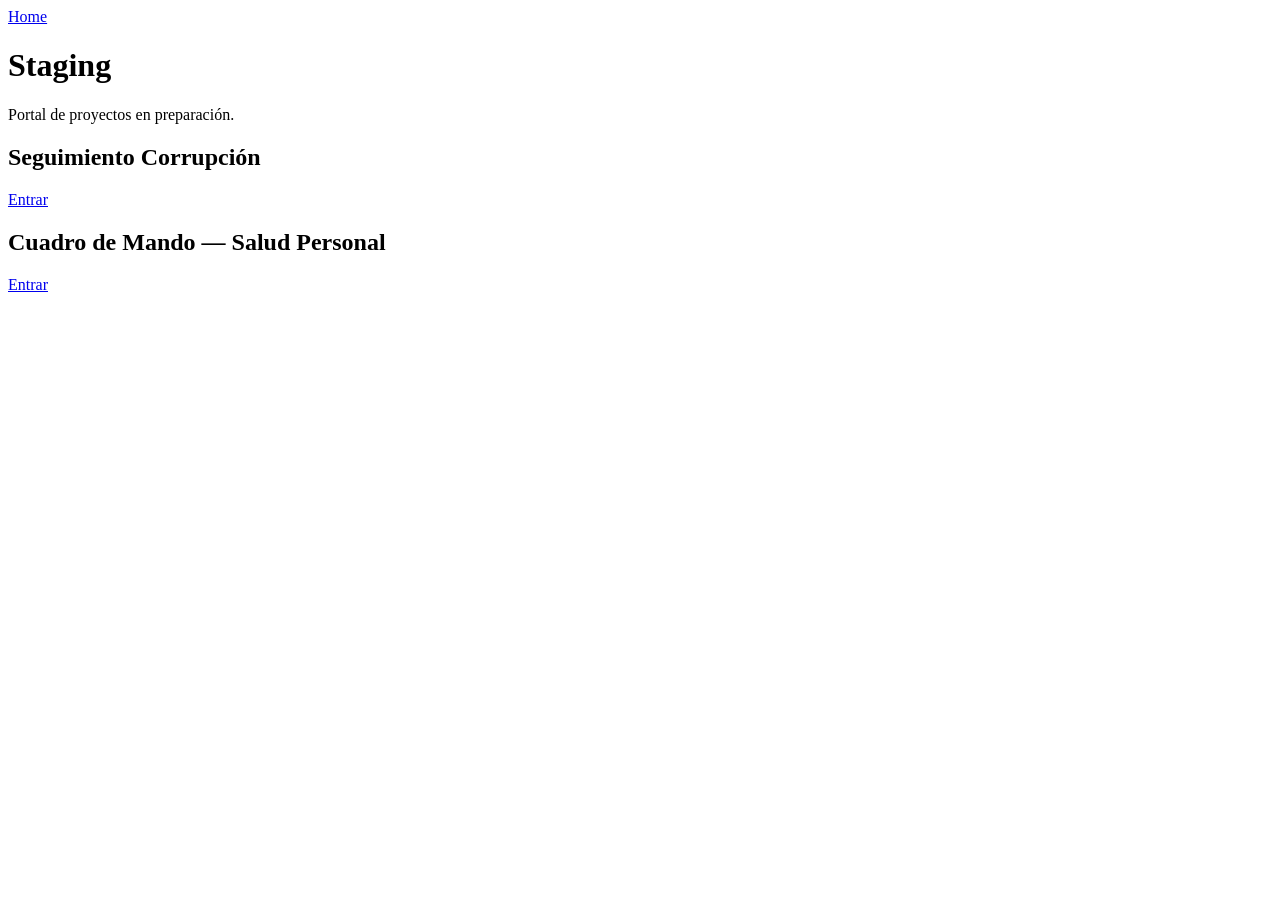
<file: public_html/index.html>
<!DOCTYPE html>
<html lang="es">
<head>
    <meta charset="UTF-8">
    <meta name="viewport" content="width=device-width, initial-scale=1.0">
    <title>Staging — Proyectos</title>
</head>
<body>
    <header>
        <a href="https://staging.jumalenin.com/">Home</a>
    </header>

    <main>
        <h1>Staging</h1>
        <p>Portal de proyectos en preparación.</p>

        <div>
            <article>
                <h2>Seguimiento Corrupción</h2>
                <p><a href="./corrupcion/">Entrar</a></p>
            </article>

            <article>
                <h2>Cuadro de Mando — Salud Personal</h2>
                <p><a href="./salud/">Entrar</a></p>
            </article>
        </div>
    </main>
</body>
</html>
</file>
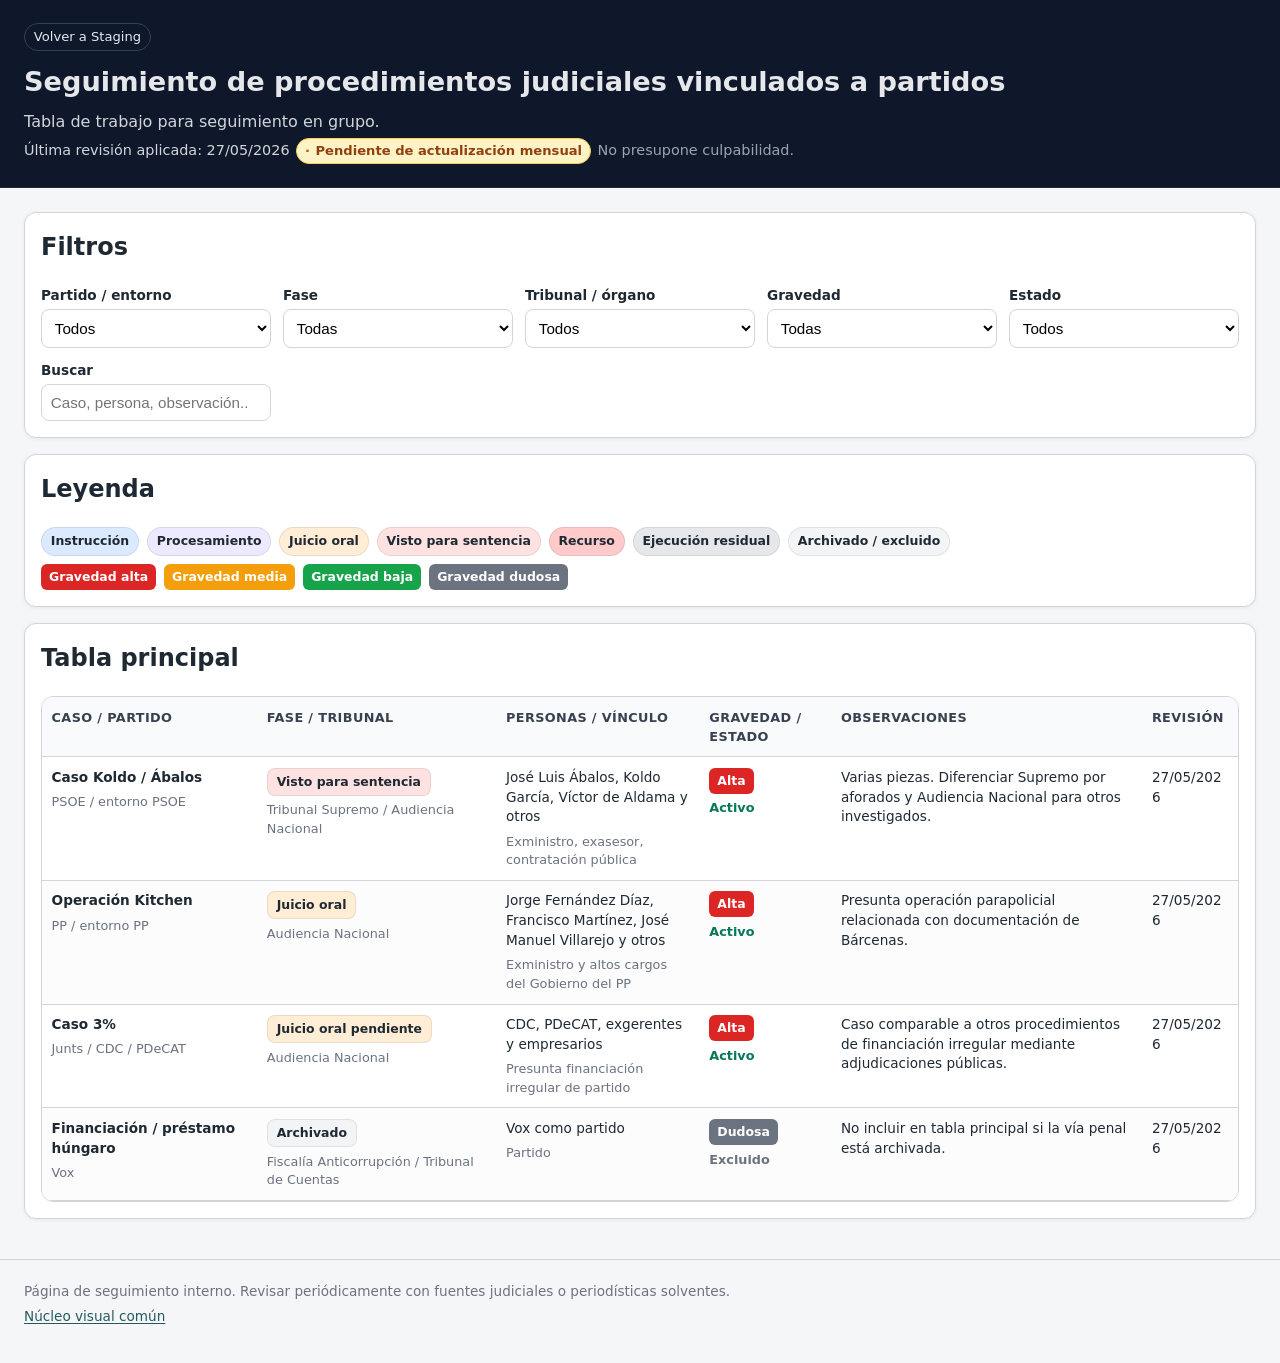
<file: projects/corrupcion/index.html>
<!DOCTYPE html>
<html lang="es">
<head>
  <meta charset="UTF-8" />
  <meta name="viewport" content="width=device-width, initial-scale=1.0" />
  <meta name="robots" content="noindex, nofollow" />

  <title>Seguimiento de procedimientos judiciales</title>

  <link rel="icon" href="https://common.jumalenin.com/assets/img/favicon.svg" type="image/svg+xml" />
  <link rel="stylesheet" href="assets/css/styles.css?v=20261102-1" />
</head>

<body>
  <header class="site-header">
    <div class="header-content">
      <p><a class="back-link" href="https://staging.jumalenin.com/">Volver a Staging</a></p>
      <h1>Seguimiento de procedimientos judiciales vinculados a partidos</h1>
      <p>Tabla de trabajo para seguimiento en grupo.</p>
      <p class="small review-summary" id="lastReviewSummary">
        <span id="lastReviewDateLabel">Última revisión aplicada: --/--/----</span>
        <span class="review-warning hidden" id="monthlyUpdateWarning">Pendiente de actualización mensual</span>
        <span class="review-note">No presupone culpabilidad.</span>
      </p>
    </div>
  </header>

  <main class="container">
    <section class="panel">
      <h2>Filtros</h2>

      <div class="filters">
        <div>
          <label for="filterPartido">Partido / entorno</label>
          <select id="filterPartido">
            <option value="">Todos</option>
          </select>
        </div>

        <div>
          <label for="filterFase">Fase</label>
          <select id="filterFase">
            <option value="">Todas</option>
          </select>
        </div>

        <div>
          <label for="filterTribunal">Tribunal / órgano</label>
          <select id="filterTribunal">
            <option value="">Todos</option>
          </select>
        </div>

        <div>
          <label for="filterGravedad">Gravedad</label>
          <select id="filterGravedad">
            <option value="">Todas</option>
          </select>
        </div>

        <div>
          <label for="filterEstado">Estado</label>
          <select id="filterEstado">
            <option value="">Todos</option>
          </select>
        </div>

        <div>
          <label for="searchText">Buscar</label>
          <input id="searchText" type="search" placeholder="Caso, persona, observación..." />
        </div>
      </div>
    </section>

    <section class="panel">
      <h2>Leyenda</h2>

      <div class="legend">
        <span class="tag fase-instruccion">Instrucción</span>
        <span class="tag fase-procesamiento">Procesamiento</span>
        <span class="tag fase-juicio">Juicio oral</span>
        <span class="tag fase-sentencia">Visto para sentencia</span>
        <span class="tag fase-recurso">Recurso</span>
        <span class="tag fase-ejecucion">Ejecución residual</span>
        <span class="tag fase-archivado">Archivado / excluido</span>
      </div>

      <div class="legend">
        <span class="grave grave-alta">Gravedad alta</span>
        <span class="grave grave-media">Gravedad media</span>
        <span class="grave grave-baja">Gravedad baja</span>
        <span class="grave grave-dudosa">Gravedad dudosa</span>
      </div>
    </section>

    <section class="panel">
      <h2>Tabla principal</h2>

      <div class="table-wrap">
        <table>
          <thead>
            <tr>
              <th scope="col">Caso / partido</th>
              <th scope="col">Fase / tribunal</th>
              <th scope="col">Personas / vínculo</th>
              <th scope="col">Gravedad / estado</th>
              <th scope="col">Observaciones</th>
              <th scope="col">Revisión</th>
            </tr>
          </thead>

          <tbody id="casesTableBody">
          </tbody>
        </table>
      </div>
    </section>
  </main>

  <footer class="site-footer">
    <p>Página de seguimiento interno. Revisar periódicamente con fuentes judiciales o periodísticas solventes.</p>
    <p><a href="https://common.jumalenin.com/">Núcleo visual común</a></p>
  </footer>

  <script src="assets/js/app-db.js?v=20261102-1"></script>
</body>
</html>
</file>
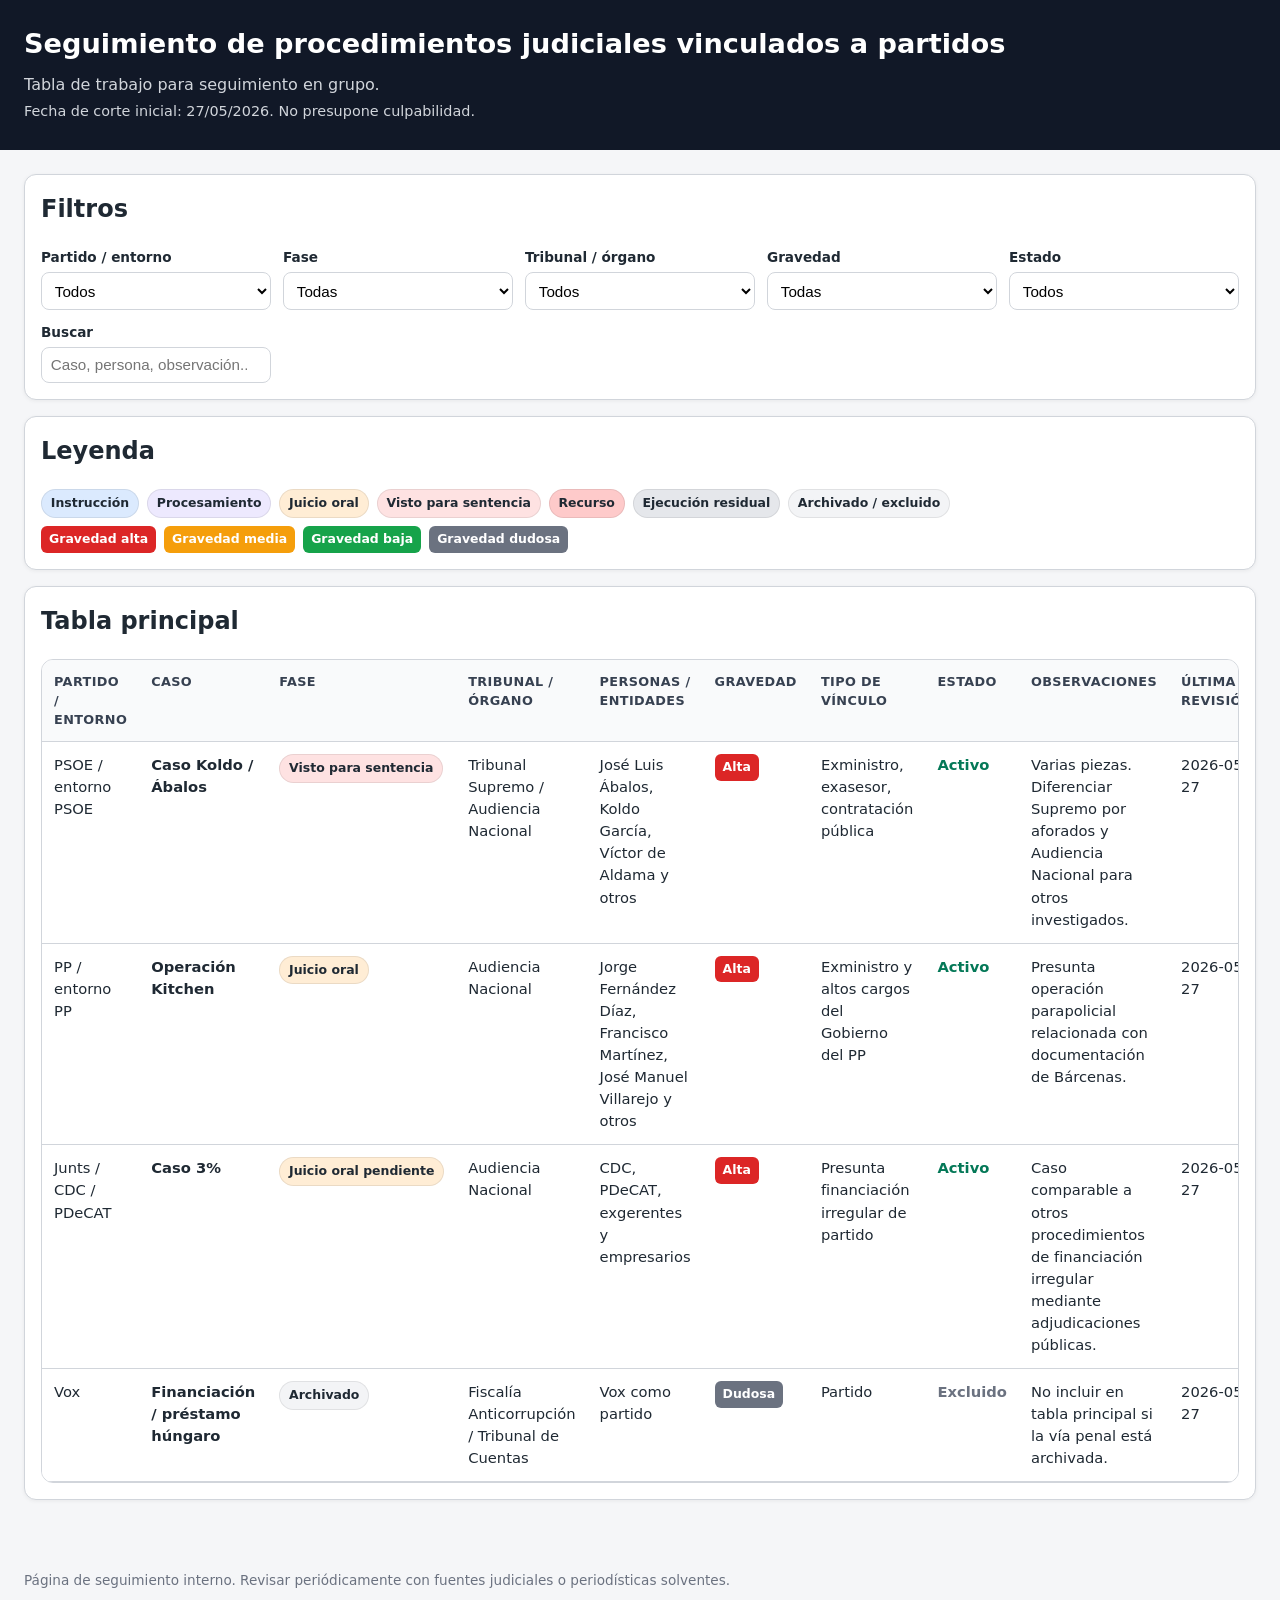
<file: projects/Seguimiento_Corrupción A CERRAR y paso al C/index.html>
<!DOCTYPE html>
<html lang="es">
<head>
  <meta charset="UTF-8" />
  <meta name="viewport" content="width=device-width, initial-scale=1.0" />

  <title>Seguimiento de procedimientos judiciales</title>

  <link rel="stylesheet" href="assets/css/styles.css" />
</head>

<body>
  <header class="site-header">
    <h1>Seguimiento de procedimientos judiciales vinculados a partidos</h1>
    <p>Tabla de trabajo para seguimiento en grupo.</p>
    <p class="small">Fecha de corte inicial: 27/05/2026. No presupone culpabilidad.</p>
  </header>

  <main class="container">
    <section class="panel">
      <h2>Filtros</h2>

      <div class="filters">
        <div>
          <label for="filterPartido">Partido / entorno</label>
          <select id="filterPartido">
            <option value="">Todos</option>
          </select>
        </div>

        <div>
          <label for="filterFase">Fase</label>
          <select id="filterFase">
            <option value="">Todas</option>
          </select>
        </div>

        <div>
          <label for="filterTribunal">Tribunal / órgano</label>
          <select id="filterTribunal">
            <option value="">Todos</option>
          </select>
        </div>

        <div>
          <label for="filterGravedad">Gravedad</label>
          <select id="filterGravedad">
            <option value="">Todas</option>
          </select>
        </div>

        <div>
          <label for="filterEstado">Estado</label>
          <select id="filterEstado">
            <option value="">Todos</option>
          </select>
        </div>

        <div>
          <label for="searchText">Buscar</label>
          <input id="searchText" type="search" placeholder="Caso, persona, observación..." />
        </div>
      </div>
    </section>

    <section class="panel">
      <h2>Leyenda</h2>

      <div class="legend">
        <span class="tag fase-instruccion">Instrucción</span>
        <span class="tag fase-procesamiento">Procesamiento</span>
        <span class="tag fase-juicio">Juicio oral</span>
        <span class="tag fase-sentencia">Visto para sentencia</span>
        <span class="tag fase-recurso">Recurso</span>
        <span class="tag fase-ejecucion">Ejecución residual</span>
        <span class="tag fase-archivado">Archivado / excluido</span>
      </div>

      <div class="legend">
        <span class="grave grave-alta">Gravedad alta</span>
        <span class="grave grave-media">Gravedad media</span>
        <span class="grave grave-baja">Gravedad baja</span>
        <span class="grave grave-dudosa">Gravedad dudosa</span>
      </div>
    </section>

    <section class="panel">
      <h2>Tabla principal</h2>

      <div class="table-wrap">
        <table>
          <thead>
            <tr>
              <th>Partido / entorno</th>
              <th>Caso</th>
              <th>Fase</th>
              <th>Tribunal / órgano</th>
              <th>Personas / entidades</th>
              <th>Gravedad</th>
              <th>Tipo de vínculo</th>
              <th>Estado</th>
              <th>Observaciones</th>
              <th>Última revisión</th>
            </tr>
          </thead>

          <tbody id="casesTableBody">
          </tbody>
        </table>
      </div>
    </section>
  </main>

  <footer class="site-footer">
    <p>Página de seguimiento interno. Revisar periódicamente con fuentes judiciales o periodísticas solventes.</p>
  </footer>

  <script src="assets/js/app.js"></script>
</body>
</html>
</file>
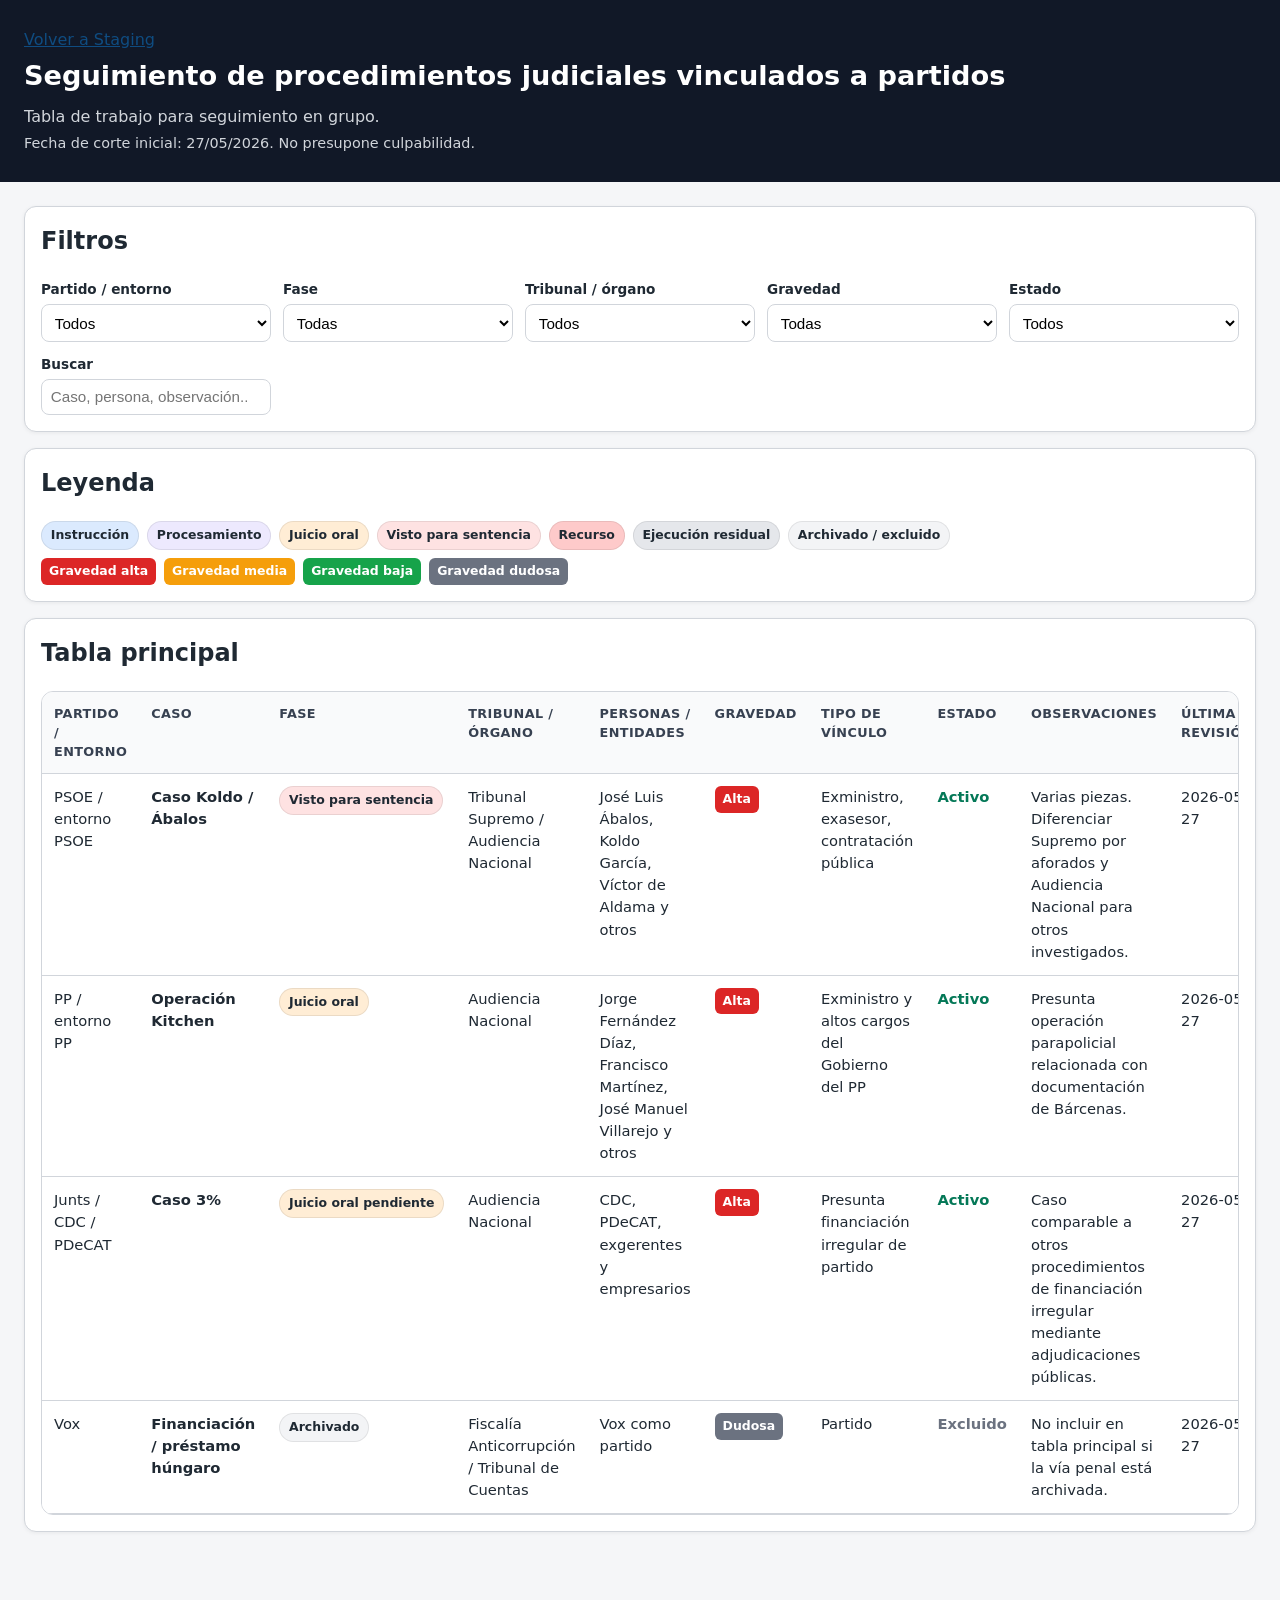
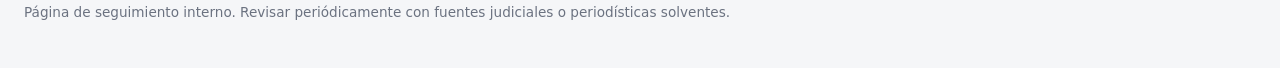
<file: projects/corrupcion/Corrupción/index.html>
<!DOCTYPE html>
<html lang="es">
<head>
  <meta charset="UTF-8" />
  <meta name="viewport" content="width=device-width, initial-scale=1.0" />

  <title>Seguimiento de procedimientos judiciales</title>

  <link rel="stylesheet" href="../../../assets/css/common-core.css" />
  <link rel="stylesheet" href="../../../assets/css/common-nav-footer.css" />
  <link rel="stylesheet" href="../../../assets/css/pages.css" />
</head>

<body>
  <header class="site-header">
    <p><a href="https://staging.jumalenin.com/">Volver a Staging</a></p>
    <h1>Seguimiento de procedimientos judiciales vinculados a partidos</h1>
    <p>Tabla de trabajo para seguimiento en grupo.</p>
    <p class="small">Fecha de corte inicial: 27/05/2026. No presupone culpabilidad.</p>
  </header>

  <main class="container">
    <section class="panel">
      <h2>Filtros</h2>

      <div class="filters">
        <div>
          <label for="filterPartido">Partido / entorno</label>
          <select id="filterPartido">
            <option value="">Todos</option>
          </select>
        </div>

        <div>
          <label for="filterFase">Fase</label>
          <select id="filterFase">
            <option value="">Todas</option>
          </select>
        </div>

        <div>
          <label for="filterTribunal">Tribunal / órgano</label>
          <select id="filterTribunal">
            <option value="">Todos</option>
          </select>
        </div>

        <div>
          <label for="filterGravedad">Gravedad</label>
          <select id="filterGravedad">
            <option value="">Todas</option>
          </select>
        </div>

        <div>
          <label for="filterEstado">Estado</label>
          <select id="filterEstado">
            <option value="">Todos</option>
          </select>
        </div>

        <div>
          <label for="searchText">Buscar</label>
          <input id="searchText" type="search" placeholder="Caso, persona, observación..." />
        </div>
      </div>
    </section>

    <section class="panel">
      <h2>Leyenda</h2>

      <div class="legend">
        <span class="tag fase-instruccion">Instrucción</span>
        <span class="tag fase-procesamiento">Procesamiento</span>
        <span class="tag fase-juicio">Juicio oral</span>
        <span class="tag fase-sentencia">Visto para sentencia</span>
        <span class="tag fase-recurso">Recurso</span>
        <span class="tag fase-ejecucion">Ejecución residual</span>
        <span class="tag fase-archivado">Archivado / excluido</span>
      </div>

      <div class="legend">
        <span class="grave grave-alta">Gravedad alta</span>
        <span class="grave grave-media">Gravedad media</span>
        <span class="grave grave-baja">Gravedad baja</span>
        <span class="grave grave-dudosa">Gravedad dudosa</span>
      </div>
    </section>

    <section class="panel">
      <h2>Tabla principal</h2>

      <div class="table-wrap">
        <table>
          <thead>
            <tr>
              <th>Partido / entorno</th>
              <th>Caso</th>
              <th>Fase</th>
              <th>Tribunal / órgano</th>
              <th>Personas / entidades</th>
              <th>Gravedad</th>
              <th>Tipo de vínculo</th>
              <th>Estado</th>
              <th>Observaciones</th>
              <th>Última revisión</th>
            </tr>
          </thead>

          <tbody id="casesTableBody">
          </tbody>
        </table>
      </div>
    </section>
  </main>

  <footer class="site-footer">
    <p>Página de seguimiento interno. Revisar periódicamente con fuentes judiciales o periodísticas solventes.</p>
  </footer>

  <script src="assets/js/app.js"></script>
</body>
</html>
</file>
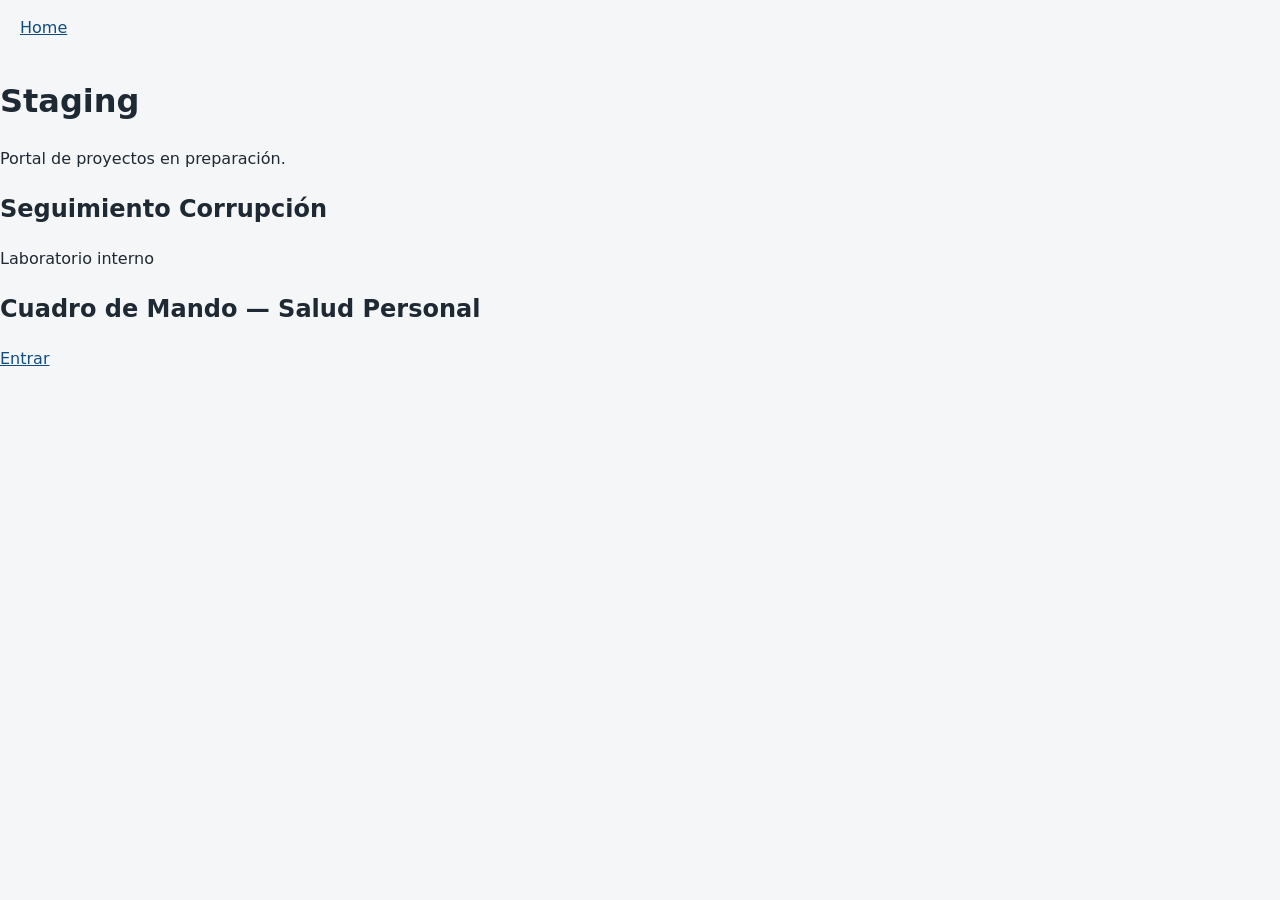
<file: index_viejo.html>
<!DOCTYPE html>
<html lang="es">
<head>
    <meta charset="UTF-8">
    <meta name="viewport" content="width=device-width, initial-scale=1.0">
    <title>Staging — Proyectos</title>
    <link rel="stylesheet" href="./assets/css/common-core.css">
    <link rel="stylesheet" href="./assets/css/common-nav-footer.css">
    <link rel="stylesheet" href="./assets/css/pages.css">
</head>
<body>
    <header>
        <a href="https://staging.jumalenin.com/">Home</a>
    </header>

    <main>
        <h1>Staging</h1>
        <p>Portal de proyectos en preparación.</p>

        <div>
            <article>
                <h2>Seguimiento Corrupción</h2>
                <p>Laboratorio interno</p>
            </article>

            <article>
                <h2>Cuadro de Mando — Salud Personal</h2>
                <p><a href="./projects/salud/">Entrar</a></p>
            </article>
        </div>
    </main>
</body>
</html>
</file>
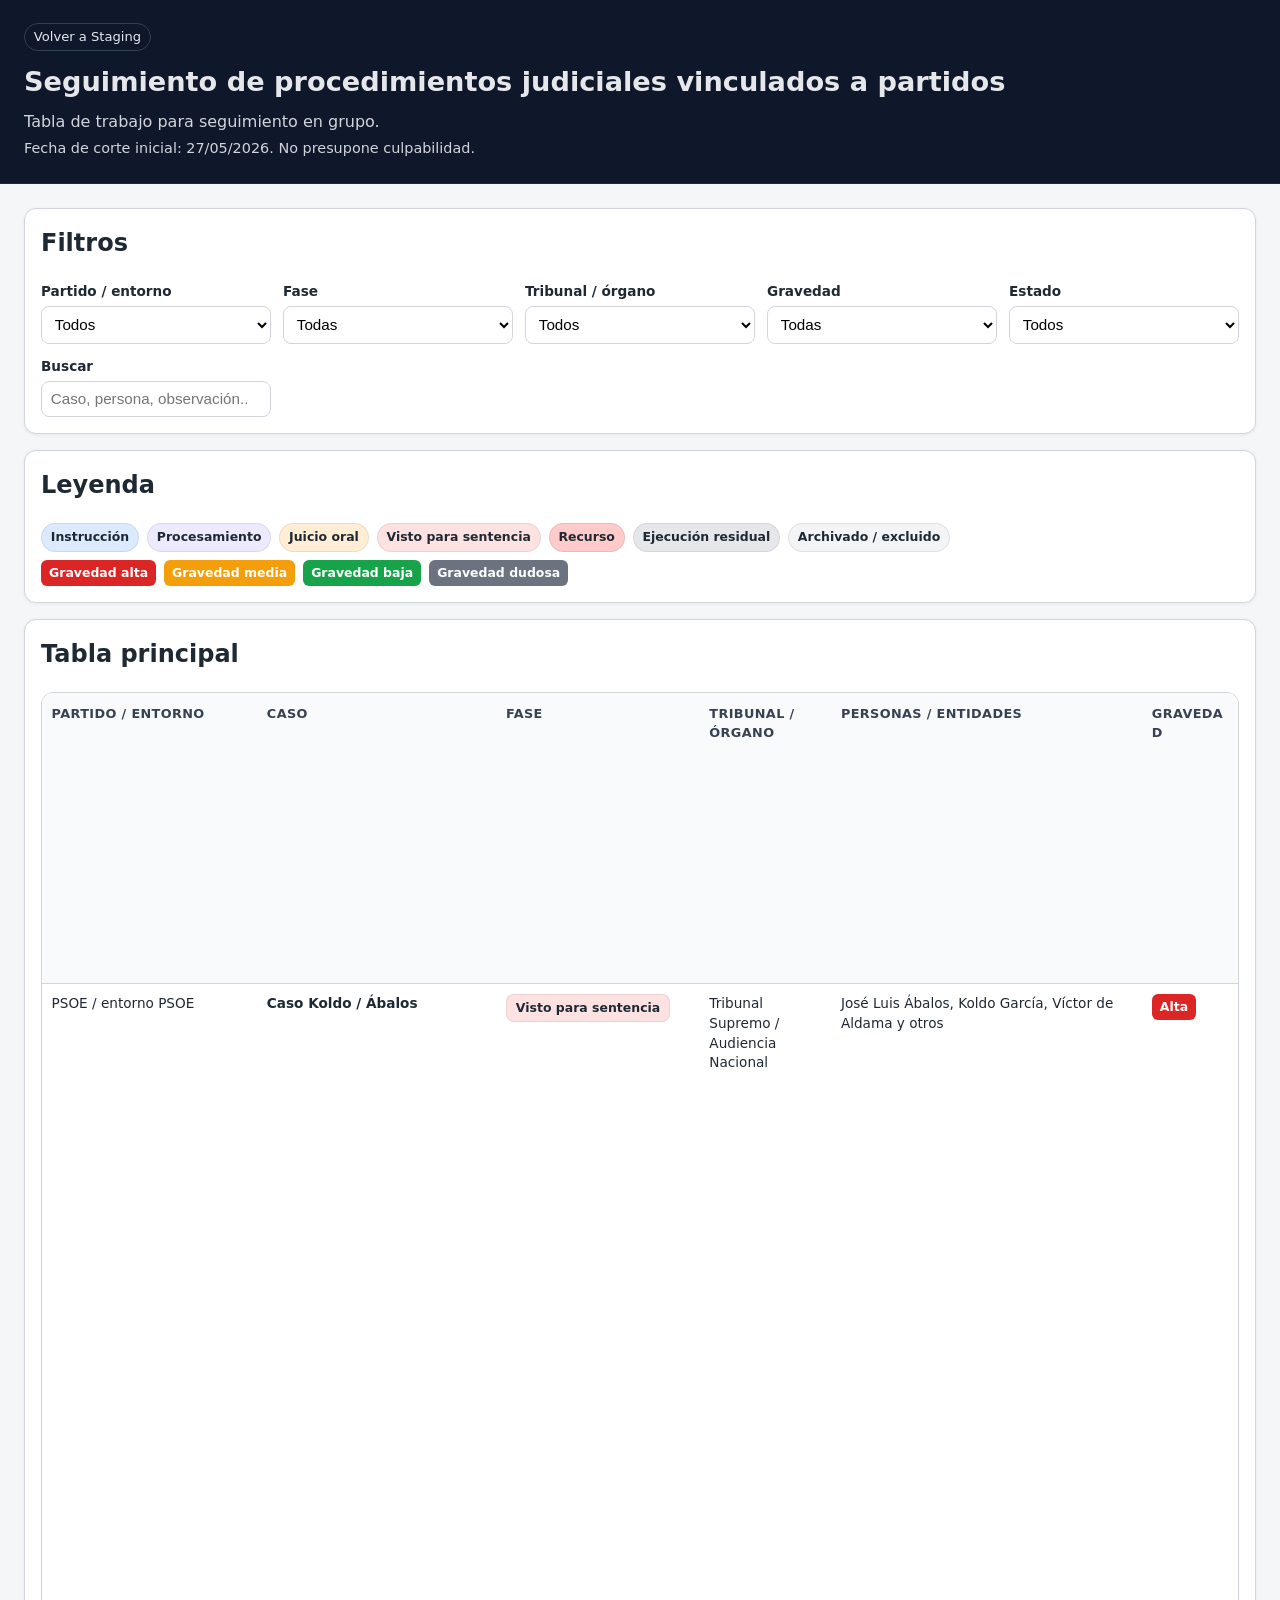
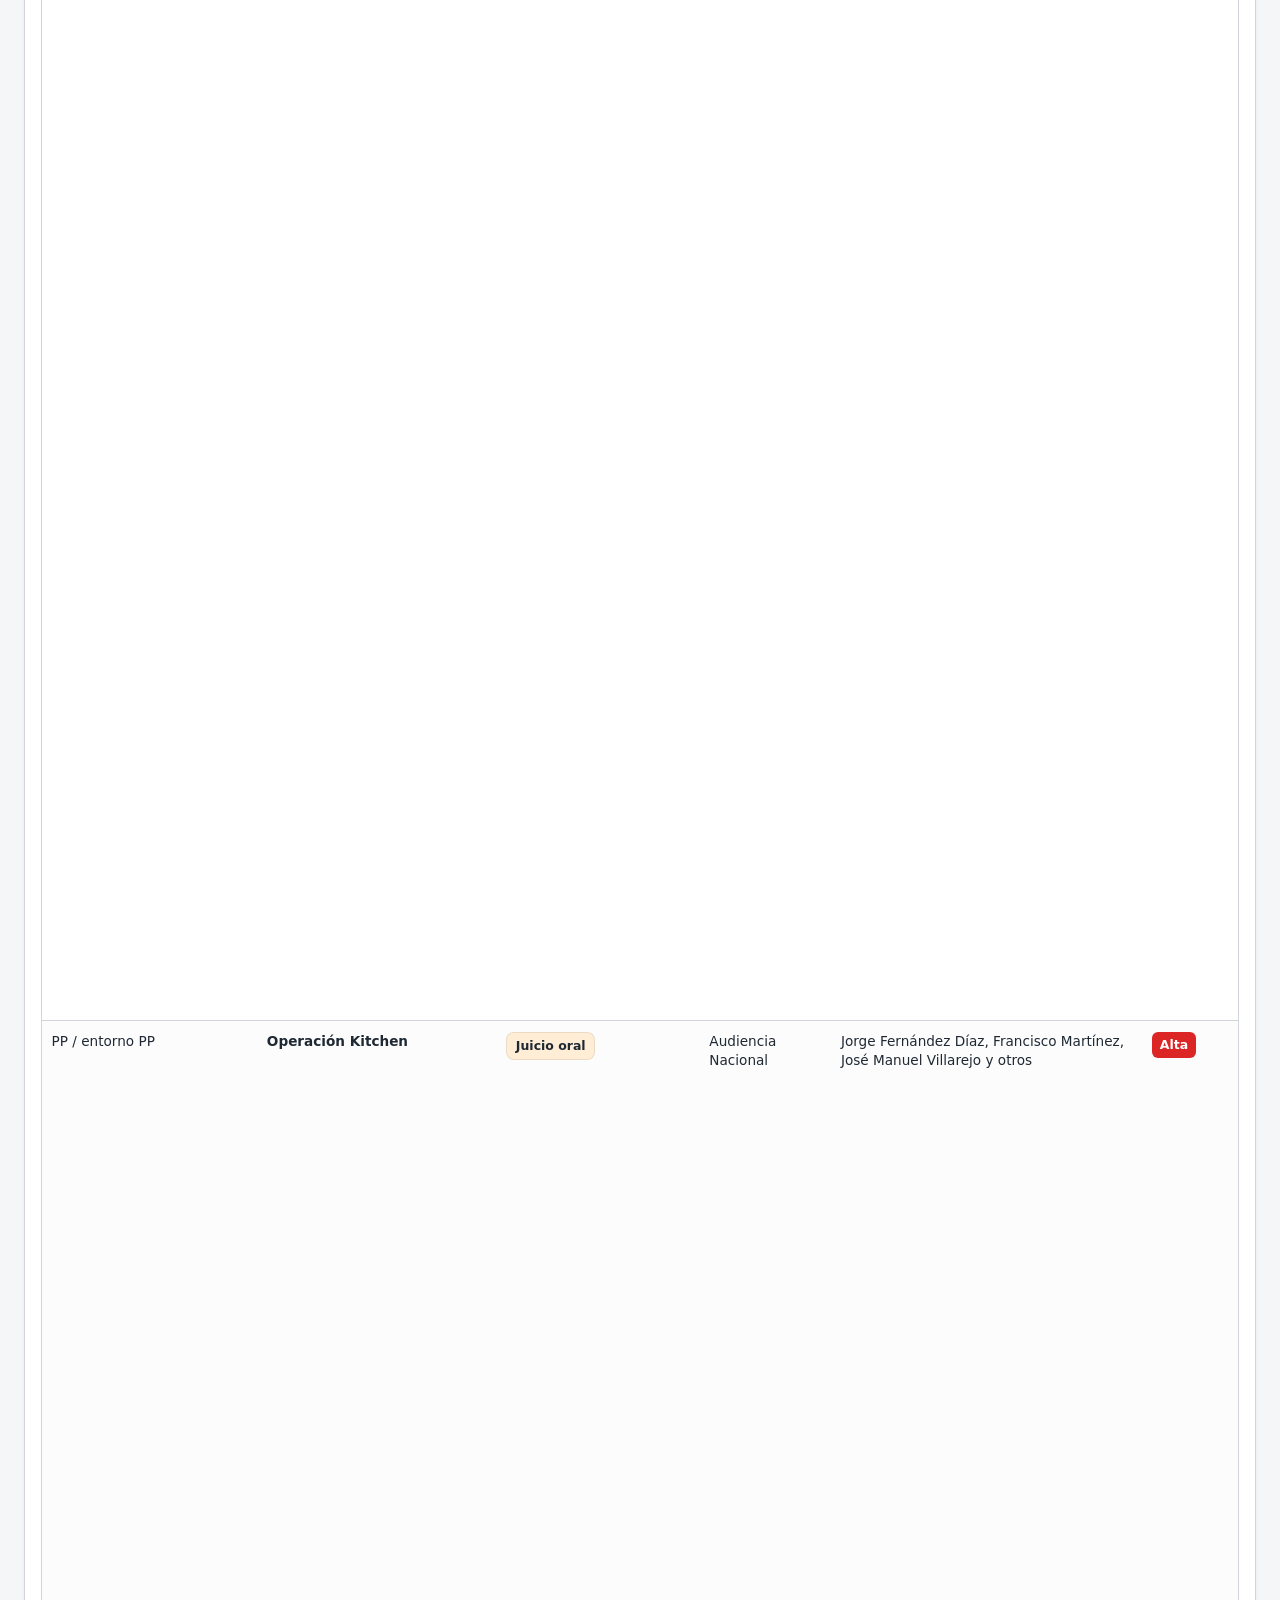
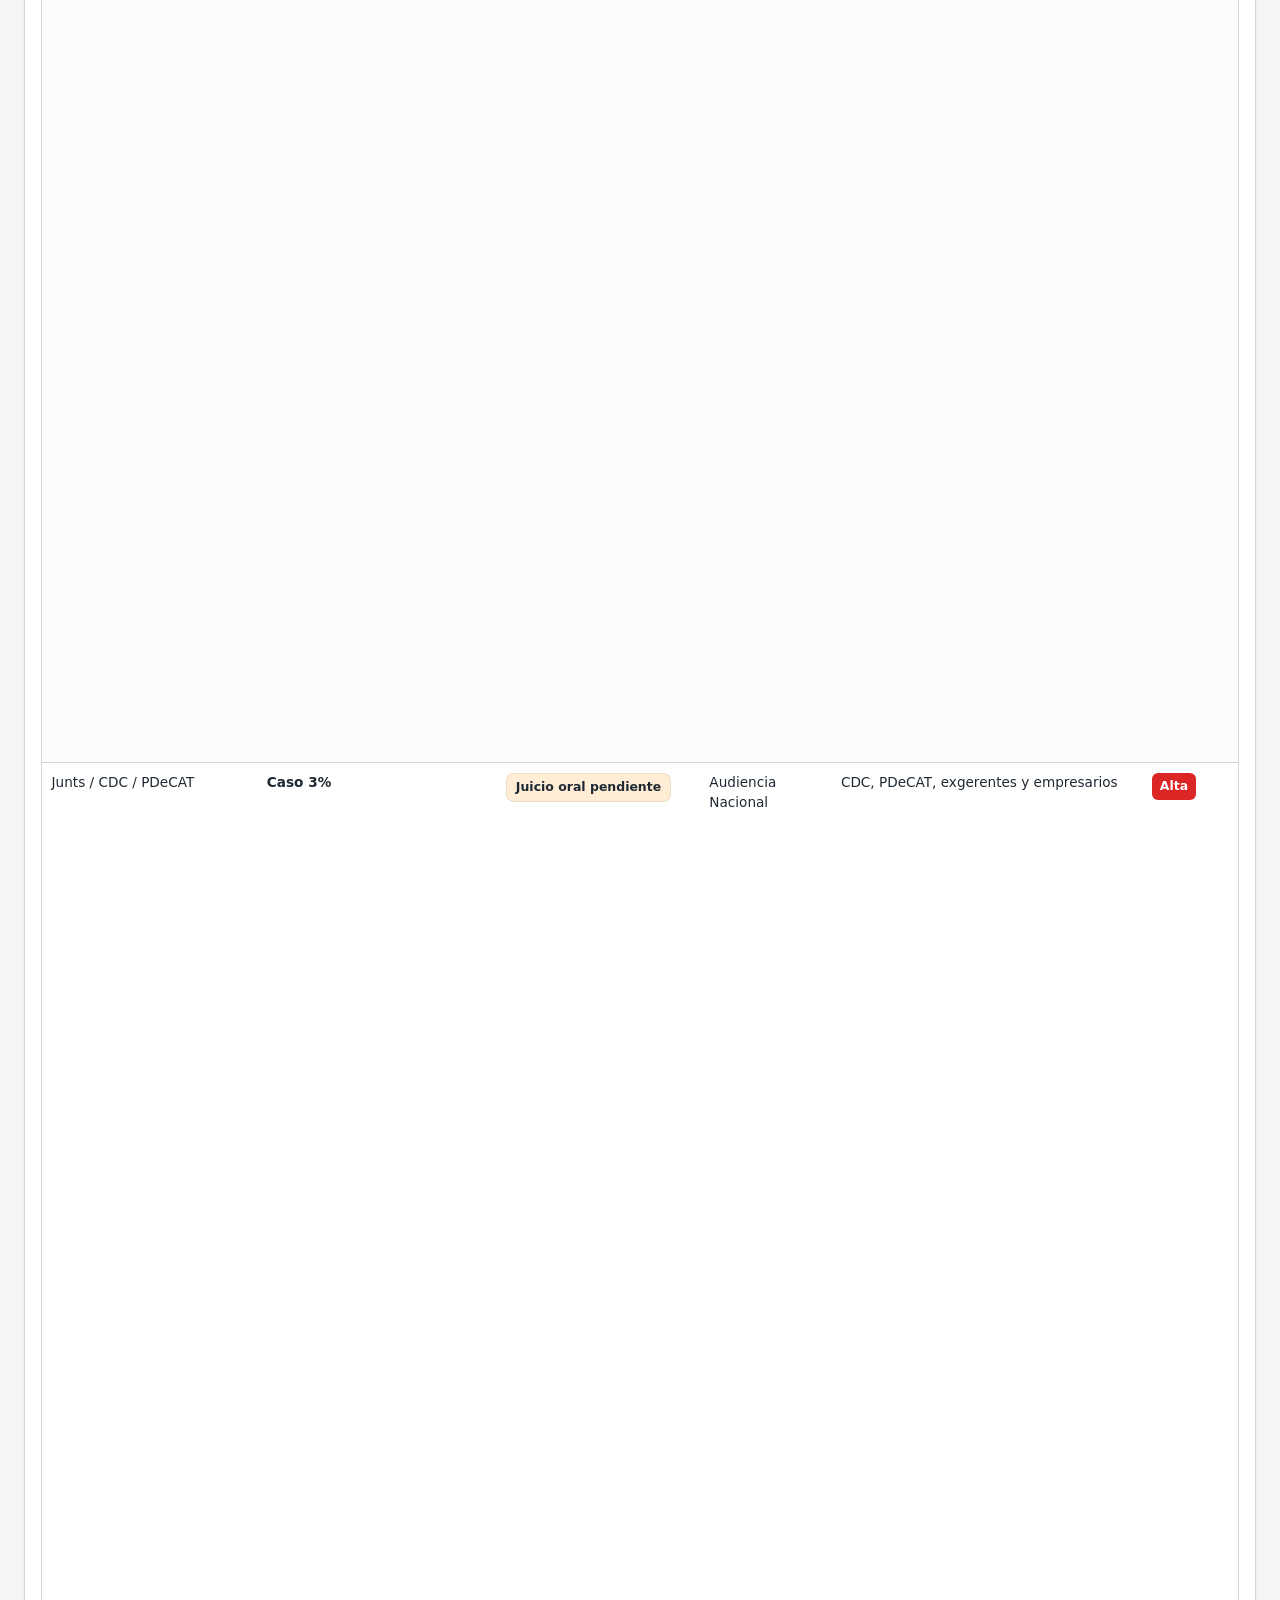
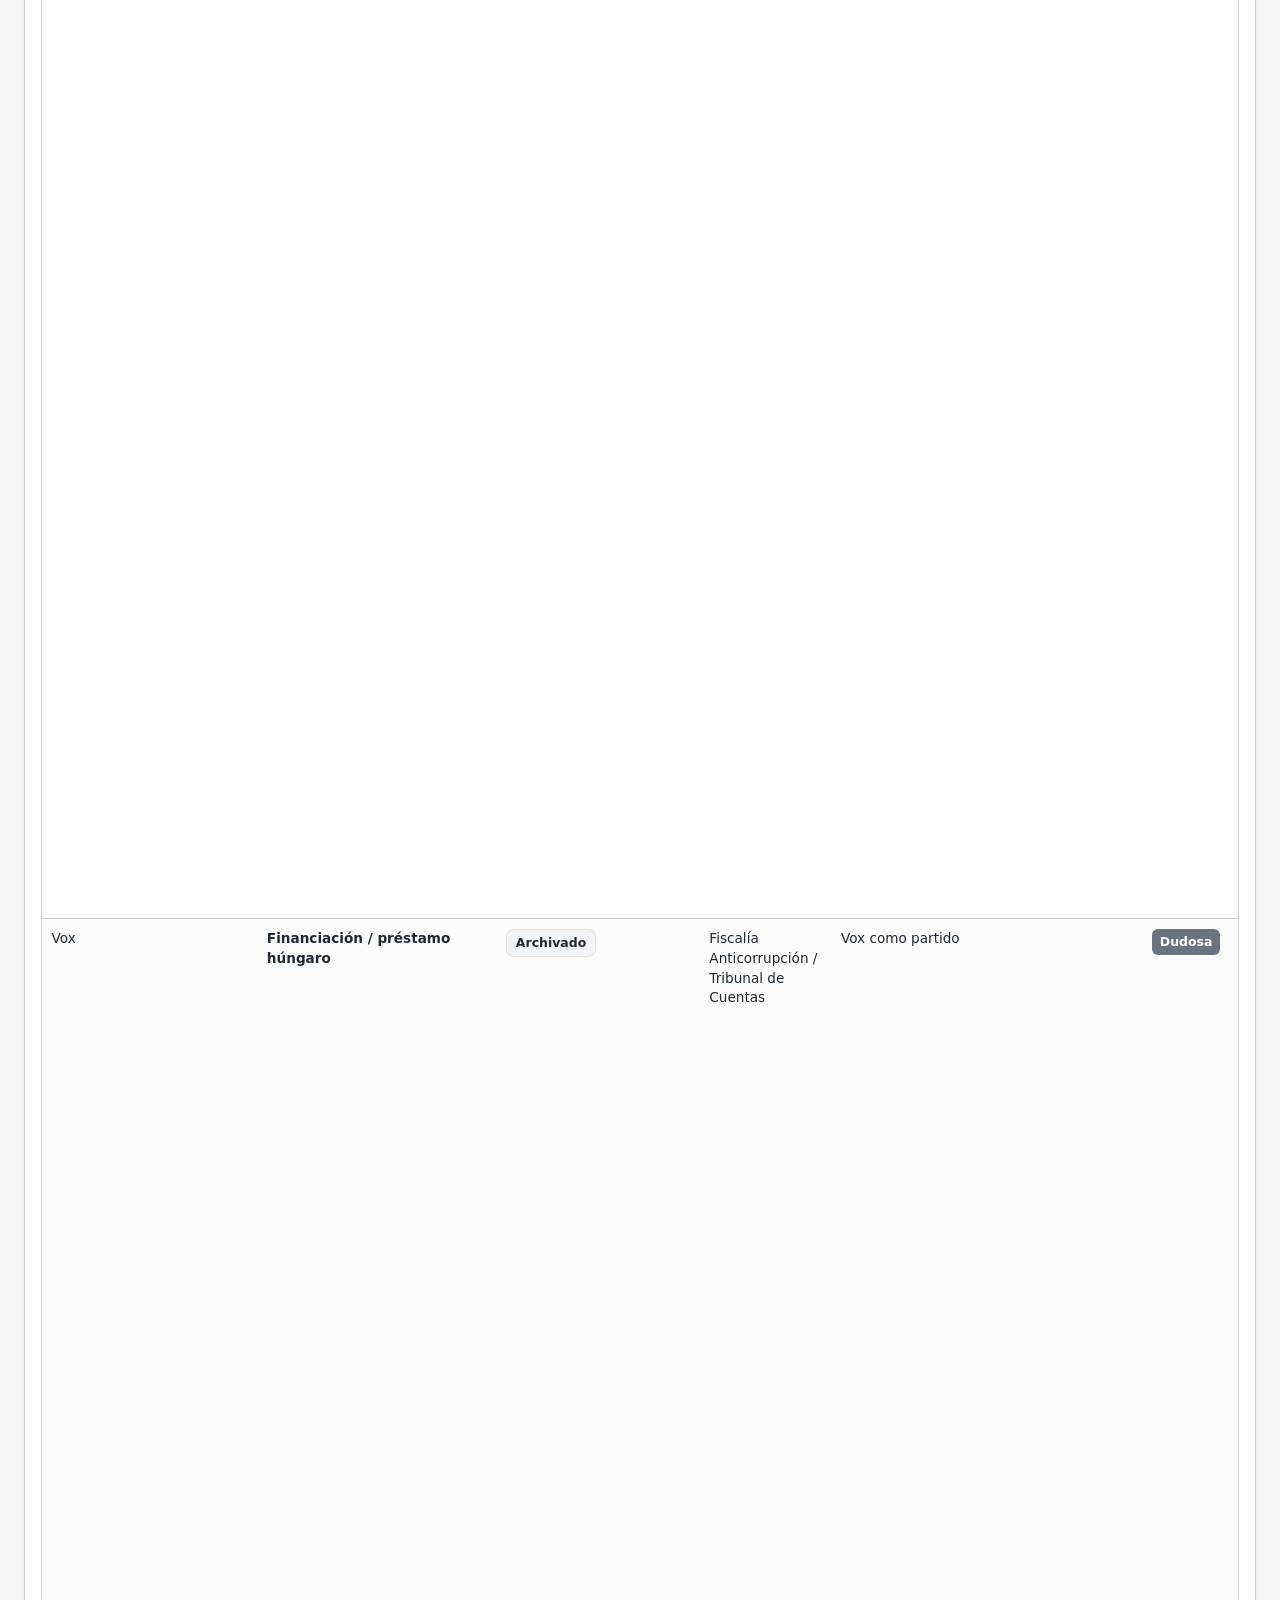
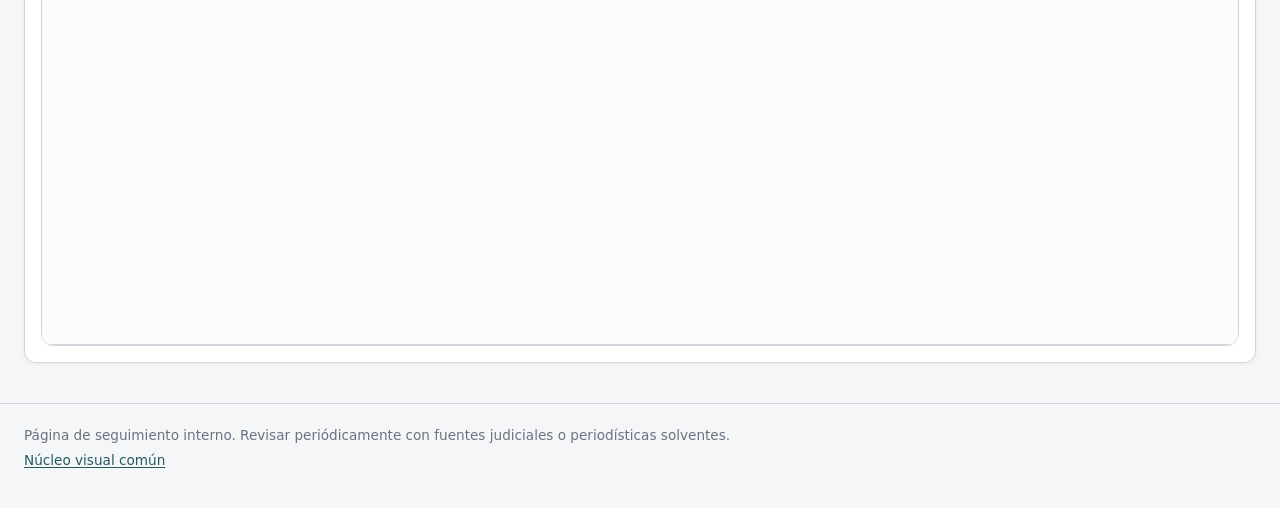
<file: projects/corrupcion/index-pre-fase6c-json-backup.html>
<!DOCTYPE html>
<html lang="es">
<head>
  <meta charset="UTF-8" />
  <meta name="viewport" content="width=device-width, initial-scale=1.0" />
  <meta name="robots" content="noindex, nofollow" />

  <title>Seguimiento de procedimientos judiciales</title>

  <link rel="icon" href="https://common.jumalenin.com/assets/img/favicon.svg" type="image/svg+xml" />
  <link rel="stylesheet" href="assets/css/styles.css" />
</head>

<body>
  <header class="site-header">
    <div class="header-content">
      <p><a class="back-link" href="https://staging.jumalenin.com/">Volver a Staging</a></p>
      <h1>Seguimiento de procedimientos judiciales vinculados a partidos</h1>
      <p>Tabla de trabajo para seguimiento en grupo.</p>
      <p class="small">Fecha de corte inicial: 27/05/2026. No presupone culpabilidad.</p>
    </div>
  </header>

  <main class="container">
    <section class="panel">
      <h2>Filtros</h2>

      <div class="filters">
        <div>
          <label for="filterPartido">Partido / entorno</label>
          <select id="filterPartido">
            <option value="">Todos</option>
          </select>
        </div>

        <div>
          <label for="filterFase">Fase</label>
          <select id="filterFase">
            <option value="">Todas</option>
          </select>
        </div>

        <div>
          <label for="filterTribunal">Tribunal / órgano</label>
          <select id="filterTribunal">
            <option value="">Todos</option>
          </select>
        </div>

        <div>
          <label for="filterGravedad">Gravedad</label>
          <select id="filterGravedad">
            <option value="">Todas</option>
          </select>
        </div>

        <div>
          <label for="filterEstado">Estado</label>
          <select id="filterEstado">
            <option value="">Todos</option>
          </select>
        </div>

        <div>
          <label for="searchText">Buscar</label>
          <input id="searchText" type="search" placeholder="Caso, persona, observación..." />
        </div>
      </div>
    </section>

    <section class="panel">
      <h2>Leyenda</h2>

      <div class="legend">
        <span class="tag fase-instruccion">Instrucción</span>
        <span class="tag fase-procesamiento">Procesamiento</span>
        <span class="tag fase-juicio">Juicio oral</span>
        <span class="tag fase-sentencia">Visto para sentencia</span>
        <span class="tag fase-recurso">Recurso</span>
        <span class="tag fase-ejecucion">Ejecución residual</span>
        <span class="tag fase-archivado">Archivado / excluido</span>
      </div>

      <div class="legend">
        <span class="grave grave-alta">Gravedad alta</span>
        <span class="grave grave-media">Gravedad media</span>
        <span class="grave grave-baja">Gravedad baja</span>
        <span class="grave grave-dudosa">Gravedad dudosa</span>
      </div>
    </section>

    <section class="panel">
      <h2>Tabla principal</h2>

      <div class="table-wrap">
        <table>
          <thead>
            <tr>
              <th>Partido / entorno</th>
              <th>Caso</th>
              <th>Fase</th>
              <th>Tribunal / órgano</th>
              <th>Personas / entidades</th>
              <th>Gravedad</th>
              <th>Tipo de vínculo</th>
              <th>Estado</th>
              <th>Observaciones</th>
              <th>Última revisión</th>
            </tr>
          </thead>

          <tbody id="casesTableBody">
          </tbody>
        </table>
      </div>
    </section>
  </main>

  <footer class="site-footer">
    <p>Página de seguimiento interno. Revisar periódicamente con fuentes judiciales o periodísticas solventes.</p>
    <p><a href="https://common.jumalenin.com/">Núcleo visual común</a></p>
  </footer>

  <script src="assets/js/app.js"></script>
</body>
</html>
</file>
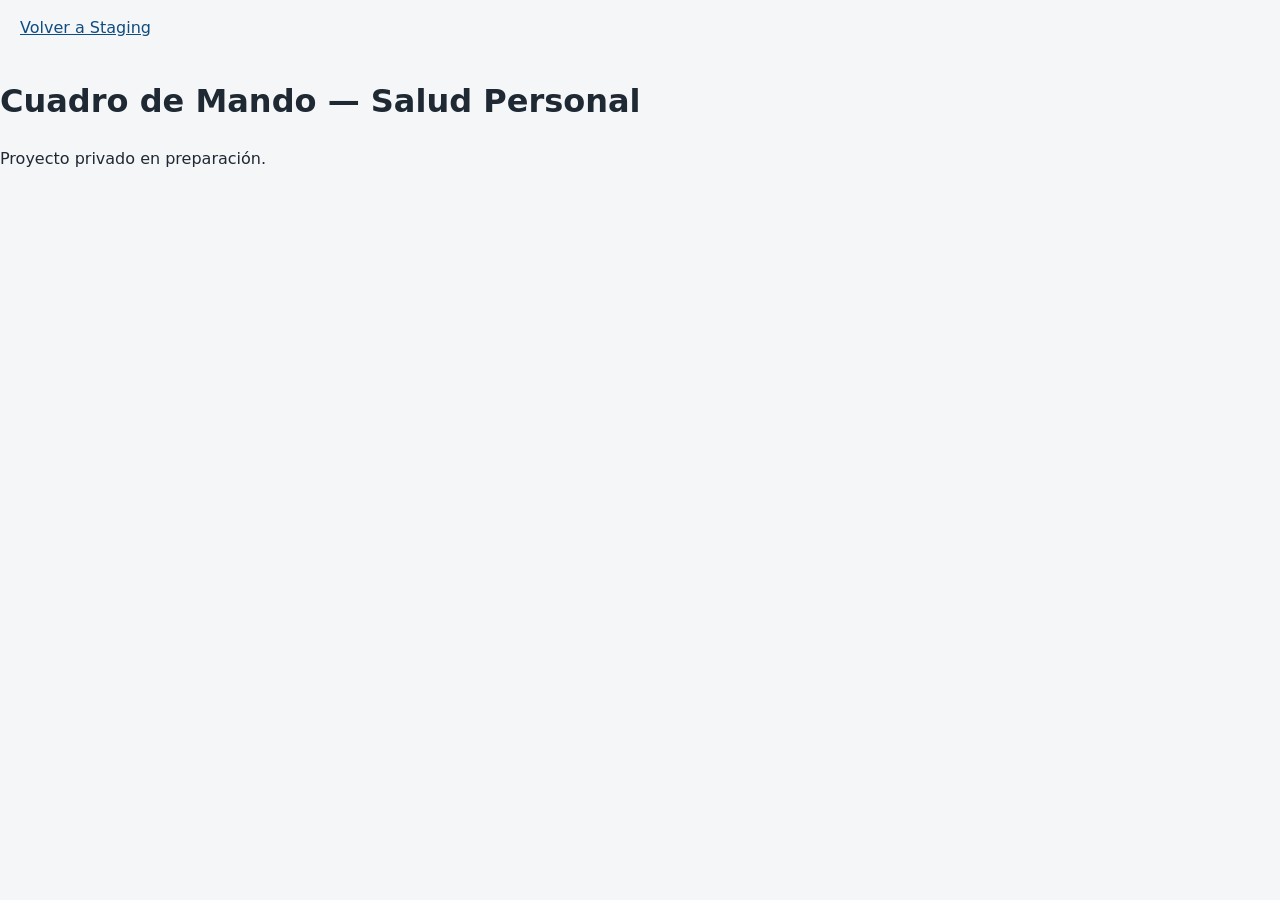
<file: projects/salud/index_malo.html>
<!DOCTYPE html>
<html lang="es">
<head>
    <meta charset="UTF-8">
    <meta name="viewport" content="width=device-width, initial-scale=1.0">
    <title>Cuadro de Mando — Salud Personal</title>
    <link rel="stylesheet" href="../../assets/css/common-core.css">
    <link rel="stylesheet" href="../../assets/css/common-nav-footer.css">
    <link rel="stylesheet" href="../../assets/css/pages.css">
</head>
<body>
    <header>
        <a href="https://staging.jumalenin.com/">Volver a Staging</a>
    </header>

    <main>
        <h1>Cuadro de Mando — Salud Personal</h1>
        <p>Proyecto privado en preparación.</p>
    </main>
</body>
</html>
</file>
<file: projects/corrupcion/assets/css/styles.css>
:root {
  --bg: #f5f6f8;
  --panel: #ffffff;
  --text: #1f2933;
  --muted: #6b7280;
  --border: #d1d5db;
  --header-bg: #0f172a;
  --header-text: #e5e7eb;
  --link: #245b5f;
  --link-hover: #183f42;

  --fase-instruccion: #dbeafe;
  --fase-procesamiento: #ede9fe;
  --fase-juicio: #ffedd5;
  --fase-sentencia: #fee2e2;
  --fase-recurso: #fecaca;
  --fase-ejecucion: #e5e7eb;
  --fase-archivado: #f3f4f6;

  --grave-alta: #dc2626;
  --grave-media: #f59e0b;
  --grave-baja: #16a34a;
  --grave-dudosa: #6b7280;
}

* {
  box-sizing: border-box;
}

body {
  margin: 0;
  font-family: system-ui, -apple-system, BlinkMacSystemFont, "Segoe UI", sans-serif;
  background: var(--bg);
  color: var(--text);
  line-height: 1.5;
  text-rendering: optimizeLegibility;
}

a {
  color: var(--link);
  text-underline-offset: 0.18em;
}

a:hover {
  color: var(--link-hover);
}

:focus-visible {
  outline: 3px solid #c28f2c;
  outline-offset: 2px;
}

.site-header {
  background: var(--header-bg);
  color: var(--header-text);
  border-bottom: 1px solid #1f2937;
}

.header-content {
  max-width: 1400px;
  margin: 0 auto;
  padding: 1.2rem 1.5rem;
}

.site-header h1 {
  margin: 0 0 0.5rem;
  font-size: clamp(1.35rem, 2.6vw, 1.7rem);
}

.site-header p {
  margin: 0.25rem 0;
  color: #d1d5db;
}

.back-link {
  display: inline-block;
  margin-bottom: 0.4rem;
  padding: 0.2rem 0.55rem;
  border: 1px solid #334155;
  border-radius: 999px;
  color: #e2e8f0;
  text-decoration: none;
  font-size: 0.82rem;
}

.back-link:hover {
  color: #ffffff;
  border-color: #64748b;
}

.small {
  font-size: 0.9rem;
}

.review-summary {
  display: flex;
  flex-wrap: wrap;
  align-items: center;
  gap: 0.4rem;
}

.review-warning {
  display: inline-flex;
  align-items: center;
  padding: 0.12rem 0.5rem;
  border-radius: 999px;
  background: #fef3c7;
  color: #92400e;
  border: 1px solid #fcd34d;
  font-size: 0.82rem;
  font-weight: 700;
}

.review-warning::before {
  content: "\00B7";
  margin-right: 0.35rem;
  color: #b45309;
}

.review-note {
  color: #9ca3af;
}

.hidden {
  display: none;
}

.container {
  max-width: 1400px;
  margin: 0 auto;
  padding: 1.5rem;
}

.panel {
  background: var(--panel);
  border: 1px solid var(--border);
  border-radius: 12px;
  padding: 1rem;
  margin-bottom: 1rem;
  box-shadow: 0 1px 4px rgba(0,0,0,0.06);
}

.panel h2 {
  margin-top: 0;
}

.filters {
  display: grid;
  grid-template-columns: repeat(auto-fit, minmax(190px, 1fr));
  gap: 0.75rem;
}

label {
  display: block;
  font-size: 0.85rem;
  font-weight: 600;
  margin-bottom: 0.25rem;
}

select,
input {
  width: 100%;
  padding: 0.55rem;
  border: 1px solid var(--border);
  border-radius: 8px;
  background: white;
  font-size: 0.95rem;
  transition: border-color 120ms ease, box-shadow 120ms ease;
}

select:focus,
input:focus {
  border-color: #8f681d;
  box-shadow: 0 0 0 3px rgba(194, 143, 44, 0.18);
  outline: none;
}

.legend {
  display: flex;
  flex-wrap: wrap;
  gap: 0.5rem;
  margin-top: 0.5rem;
}

.tag {
  display: inline-block;
  padding: 0.25rem 0.55rem;
  border-radius: 999px;
  font-size: 0.78rem;
  font-weight: 700;
  border: 1px solid rgba(0,0,0,0.08);
  white-space: nowrap;
}

.fase-instruccion {
  background: var(--fase-instruccion);
}

.fase-procesamiento {
  background: var(--fase-procesamiento);
}

.fase-juicio {
  background: var(--fase-juicio);
}

.fase-sentencia {
  background: var(--fase-sentencia);
}

.fase-recurso {
  background: var(--fase-recurso);
}

.fase-ejecucion {
  background: var(--fase-ejecucion);
}

.fase-archivado {
  background: var(--fase-archivado);
}

.grave {
  color: white;
  padding: 0.25rem 0.5rem;
  border-radius: 6px;
  font-size: 0.78rem;
  font-weight: 700;
  display: inline-block;
  white-space: nowrap;
}

.grave-alta {
  background: var(--grave-alta);
}

.grave-media {
  background: var(--grave-media);
}

.grave-baja {
  background: var(--grave-baja);
}

.grave-dudosa {
  background: var(--grave-dudosa);
}

.table-wrap {
  overflow-x: auto;
  border-radius: 12px;
  border: 1px solid var(--border);
  background: white;
}

table {
  width: 100%;
  border-collapse: collapse;
  min-width: 1200px;
}

th,
td {
  padding: 0.75rem;
  border-bottom: 1px solid var(--border);
  vertical-align: top;
  text-align: left;
}

th {
  background: #f9fafb;
  font-size: 0.8rem;
  text-transform: uppercase;
  letter-spacing: 0.03em;
  color: #374151;
}

td {
  font-size: 0.92rem;
}

tr:hover {
  background: #f9fafb;
}

tbody tr:nth-child(even) {
  background: #fcfcfd;
}

.case-title {
  font-weight: 700;
}

.status-activo {
  color: #047857;
  font-weight: 700;
}

.status-dudoso {
  color: #92400e;
  font-weight: 700;
}

.status-excluido {
  color: #6b7280;
  font-weight: 700;
}

.site-footer {
  max-width: 1400px;
  margin: 0 auto;
  padding: 1rem 1.5rem 2rem;
  border-top: 1px solid var(--border);
  color: var(--muted);
  font-size: 0.85rem;
}

.site-footer p {
  margin: 0.3rem 0;
}

@media (max-width: 700px) {
  .site-header h1 {
    font-size: 1.25rem;
  }

  .header-content {
    padding: 1rem;
  }

  .review-summary {
    gap: 0.35rem;
  }

  .review-warning {
    font-size: 0.78rem;
  }

  .container {
    padding: 1rem;
  }

  .panel {
    padding: 0.8rem;
  }
}
/* Tabla compacta: los datos relacionados comparten columna. */
.table-wrap table { table-layout: fixed; min-width: 960px; height: auto; }
.table-wrap th:nth-child(1) { width: 18%; }
.table-wrap th:nth-child(2) { width: 20%; }
.table-wrap th:nth-child(3) { width: 17%; }
.table-wrap th:nth-child(4) { width: 11%; }
.table-wrap th:nth-child(5) { width: 26%; }
.table-wrap th:nth-child(6) { width: 8%; }
.table-wrap th, .table-wrap td { padding: .65rem .6rem; overflow-wrap: anywhere; }
.table-wrap tbody tr, .table-wrap td { height: auto; }
.table-wrap td { font-size: .85rem; line-height: 1.45; }
.table-wrap .tag { white-space: normal; border-radius: 8px; }
.cell-secondary { margin-top: .35rem; color: var(--muted); font-size: .8rem; }
.cell-secondary.status-activo { color: #047857; }
.cell-secondary.status-dudoso { color: #92400e; }
.observation-text { white-space: normal; }
.observation-text.is-collapsed {
  display: -webkit-box;
  -webkit-box-orient: vertical;
  -webkit-line-clamp: 3;
  overflow: hidden;
}
.observation-toggle {
  display: block; margin-top: .3rem; padding: .15rem 0;
  border: 0; background: transparent; color: var(--link);
  font: inherit; font-weight: 600; text-decoration: underline; cursor: pointer;
}
</file>
<file: projects/Seguimiento_Corrupción A CERRAR y paso al C/assets/css/styles.css>
:root {
  --bg: #f5f6f8;
  --panel: #ffffff;
  --text: #1f2933;
  --muted: #6b7280;
  --border: #d1d5db;

  --fase-instruccion: #dbeafe;
  --fase-procesamiento: #ede9fe;
  --fase-juicio: #ffedd5;
  --fase-sentencia: #fee2e2;
  --fase-recurso: #fecaca;
  --fase-ejecucion: #e5e7eb;
  --fase-archivado: #f3f4f6;

  --grave-alta: #dc2626;
  --grave-media: #f59e0b;
  --grave-baja: #16a34a;
  --grave-dudosa: #6b7280;
}

* {
  box-sizing: border-box;
}

body {
  margin: 0;
  font-family: system-ui, -apple-system, BlinkMacSystemFont, "Segoe UI", sans-serif;
  background: var(--bg);
  color: var(--text);
  line-height: 1.5;
}

.site-header {
  background: #111827;
  color: white;
  padding: 1.5rem;
}

.site-header h1 {
  margin: 0 0 0.5rem;
  font-size: 1.7rem;
}

.site-header p {
  margin: 0.25rem 0;
  color: #d1d5db;
}

.small {
  font-size: 0.9rem;
}

.container {
  max-width: 1400px;
  margin: 0 auto;
  padding: 1.5rem;
}

.panel {
  background: var(--panel);
  border: 1px solid var(--border);
  border-radius: 12px;
  padding: 1rem;
  margin-bottom: 1rem;
  box-shadow: 0 1px 4px rgba(0,0,0,0.06);
}

.panel h2 {
  margin-top: 0;
}

.filters {
  display: grid;
  grid-template-columns: repeat(auto-fit, minmax(190px, 1fr));
  gap: 0.75rem;
}

label {
  display: block;
  font-size: 0.85rem;
  font-weight: 600;
  margin-bottom: 0.25rem;
}

select,
input {
  width: 100%;
  padding: 0.55rem;
  border: 1px solid var(--border);
  border-radius: 8px;
  background: white;
  font-size: 0.95rem;
}

.legend {
  display: flex;
  flex-wrap: wrap;
  gap: 0.5rem;
  margin-top: 0.5rem;
}

.tag {
  display: inline-block;
  padding: 0.25rem 0.55rem;
  border-radius: 999px;
  font-size: 0.78rem;
  font-weight: 700;
  border: 1px solid rgba(0,0,0,0.08);
  white-space: nowrap;
}

.fase-instruccion {
  background: var(--fase-instruccion);
}

.fase-procesamiento {
  background: var(--fase-procesamiento);
}

.fase-juicio {
  background: var(--fase-juicio);
}

.fase-sentencia {
  background: var(--fase-sentencia);
}

.fase-recurso {
  background: var(--fase-recurso);
}

.fase-ejecucion {
  background: var(--fase-ejecucion);
}

.fase-archivado {
  background: var(--fase-archivado);
}

.grave {
  color: white;
  padding: 0.25rem 0.5rem;
  border-radius: 6px;
  font-size: 0.78rem;
  font-weight: 700;
  display: inline-block;
  white-space: nowrap;
}

.grave-alta {
  background: var(--grave-alta);
}

.grave-media {
  background: var(--grave-media);
}

.grave-baja {
  background: var(--grave-baja);
}

.grave-dudosa {
  background: var(--grave-dudosa);
}

.table-wrap {
  overflow-x: auto;
  border-radius: 12px;
  border: 1px solid var(--border);
  background: white;
}

table {
  width: 100%;
  border-collapse: collapse;
  min-width: 1200px;
}

th,
td {
  padding: 0.75rem;
  border-bottom: 1px solid var(--border);
  vertical-align: top;
  text-align: left;
}

th {
  background: #f9fafb;
  font-size: 0.8rem;
  text-transform: uppercase;
  letter-spacing: 0.03em;
  color: #374151;
}

td {
  font-size: 0.92rem;
}

tr:hover {
  background: #f9fafb;
}

.case-title {
  font-weight: 700;
}

.status-activo {
  color: #047857;
  font-weight: 700;
}

.status-dudoso {
  color: #92400e;
  font-weight: 700;
}

.status-excluido {
  color: #6b7280;
  font-weight: 700;
}

.site-footer {
  max-width: 1400px;
  margin: 0 auto;
  padding: 1rem 1.5rem 2rem;
  color: var(--muted);
  font-size: 0.85rem;
}

@media (max-width: 700px) {
  .site-header h1 {
    font-size: 1.25rem;
  }

  .container {
    padding: 1rem;
  }

  .panel {
    padding: 0.8rem;
  }
}
</file>
<file: assets/css/common-core.css>
body{font-family:system-ui,sans-serif;margin:0;padding:0;line-height:1.5;}
</file>
<file: assets/css/common-nav-footer.css>
header,footer{padding:1rem 1.25rem;}a{color:#0f4c81;}
</file>
<file: assets/css/pages.css>
:root {
  --bg: #f5f6f8;
  --panel: #ffffff;
  --text: #1f2933;
  --muted: #6b7280;
  --border: #d1d5db;

  --fase-instruccion: #dbeafe;
  --fase-procesamiento: #ede9fe;
  --fase-juicio: #ffedd5;
  --fase-sentencia: #fee2e2;
  --fase-recurso: #fecaca;
  --fase-ejecucion: #e5e7eb;
  --fase-archivado: #f3f4f6;

  --grave-alta: #dc2626;
  --grave-media: #f59e0b;
  --grave-baja: #16a34a;
  --grave-dudosa: #6b7280;
}

* {
  box-sizing: border-box;
}

body {
  margin: 0;
  font-family: system-ui, -apple-system, BlinkMacSystemFont, "Segoe UI", sans-serif;
  background: var(--bg);
  color: var(--text);
  line-height: 1.5;
}

.site-header {
  background: #111827;
  color: white;
  padding: 1.5rem;
}

.site-header h1 {
  margin: 0 0 0.5rem;
  font-size: 1.7rem;
}

.site-header p {
  margin: 0.25rem 0;
  color: #d1d5db;
}

.small {
  font-size: 0.9rem;
}

.container {
  max-width: 1400px;
  margin: 0 auto;
  padding: 1.5rem;
}

.panel {
  background: var(--panel);
  border: 1px solid var(--border);
  border-radius: 12px;
  padding: 1rem;
  margin-bottom: 1rem;
  box-shadow: 0 1px 4px rgba(0,0,0,0.06);
}

.panel h2 {
  margin-top: 0;
}

.filters {
  display: grid;
  grid-template-columns: repeat(auto-fit, minmax(190px, 1fr));
  gap: 0.75rem;
}

label {
  display: block;
  font-size: 0.85rem;
  font-weight: 600;
  margin-bottom: 0.25rem;
}

select,
input {
  width: 100%;
  padding: 0.55rem;
  border: 1px solid var(--border);
  border-radius: 8px;
  background: white;
  font-size: 0.95rem;
}

.legend {
  display: flex;
  flex-wrap: wrap;
  gap: 0.5rem;
  margin-top: 0.5rem;
}

.tag {
  display: inline-block;
  padding: 0.25rem 0.55rem;
  border-radius: 999px;
  font-size: 0.78rem;
  font-weight: 700;
  border: 1px solid rgba(0,0,0,0.08);
  white-space: nowrap;
}

.fase-instruccion {
  background: var(--fase-instruccion);
}

.fase-procesamiento {
  background: var(--fase-procesamiento);
}

.fase-juicio {
  background: var(--fase-juicio);
}

.fase-sentencia {
  background: var(--fase-sentencia);
}

.fase-recurso {
  background: var(--fase-recurso);
}

.fase-ejecucion {
  background: var(--fase-ejecucion);
}

.fase-archivado {
  background: var(--fase-archivado);
}

.grave {
  color: white;
  padding: 0.25rem 0.5rem;
  border-radius: 6px;
  font-size: 0.78rem;
  font-weight: 700;
  display: inline-block;
  white-space: nowrap;
}

.grave-alta {
  background: var(--grave-alta);
}

.grave-media {
  background: var(--grave-media);
}

.grave-baja {
  background: var(--grave-baja);
}

.grave-dudosa {
  background: var(--grave-dudosa);
}

.table-wrap {
  overflow-x: auto;
  border-radius: 12px;
  border: 1px solid var(--border);
  background: white;
}

table {
  width: 100%;
  border-collapse: collapse;
  min-width: 1200px;
}

th,
td {
  padding: 0.75rem;
  border-bottom: 1px solid var(--border);
  vertical-align: top;
  text-align: left;
}

th {
  background: #f9fafb;
  font-size: 0.8rem;
  text-transform: uppercase;
  letter-spacing: 0.03em;
  color: #374151;
}

td {
  font-size: 0.92rem;
}

tr:hover {
  background: #f9fafb;
}

.case-title {
  font-weight: 700;
}

.status-activo {
  color: #047857;
  font-weight: 700;
}

.status-dudoso {
  color: #92400e;
  font-weight: 700;
}

.status-excluido {
  color: #6b7280;
  font-weight: 700;
}

.site-footer {
  max-width: 1400px;
  margin: 0 auto;
  padding: 1rem 1.5rem 2rem;
  color: var(--muted);
  font-size: 0.85rem;
}

@media (max-width: 700px) {
  .site-header h1 {
    font-size: 1.25rem;
  }

  .container {
    padding: 1rem;
  }

  .panel {
    padding: 0.8rem;
  }
}
</file>
